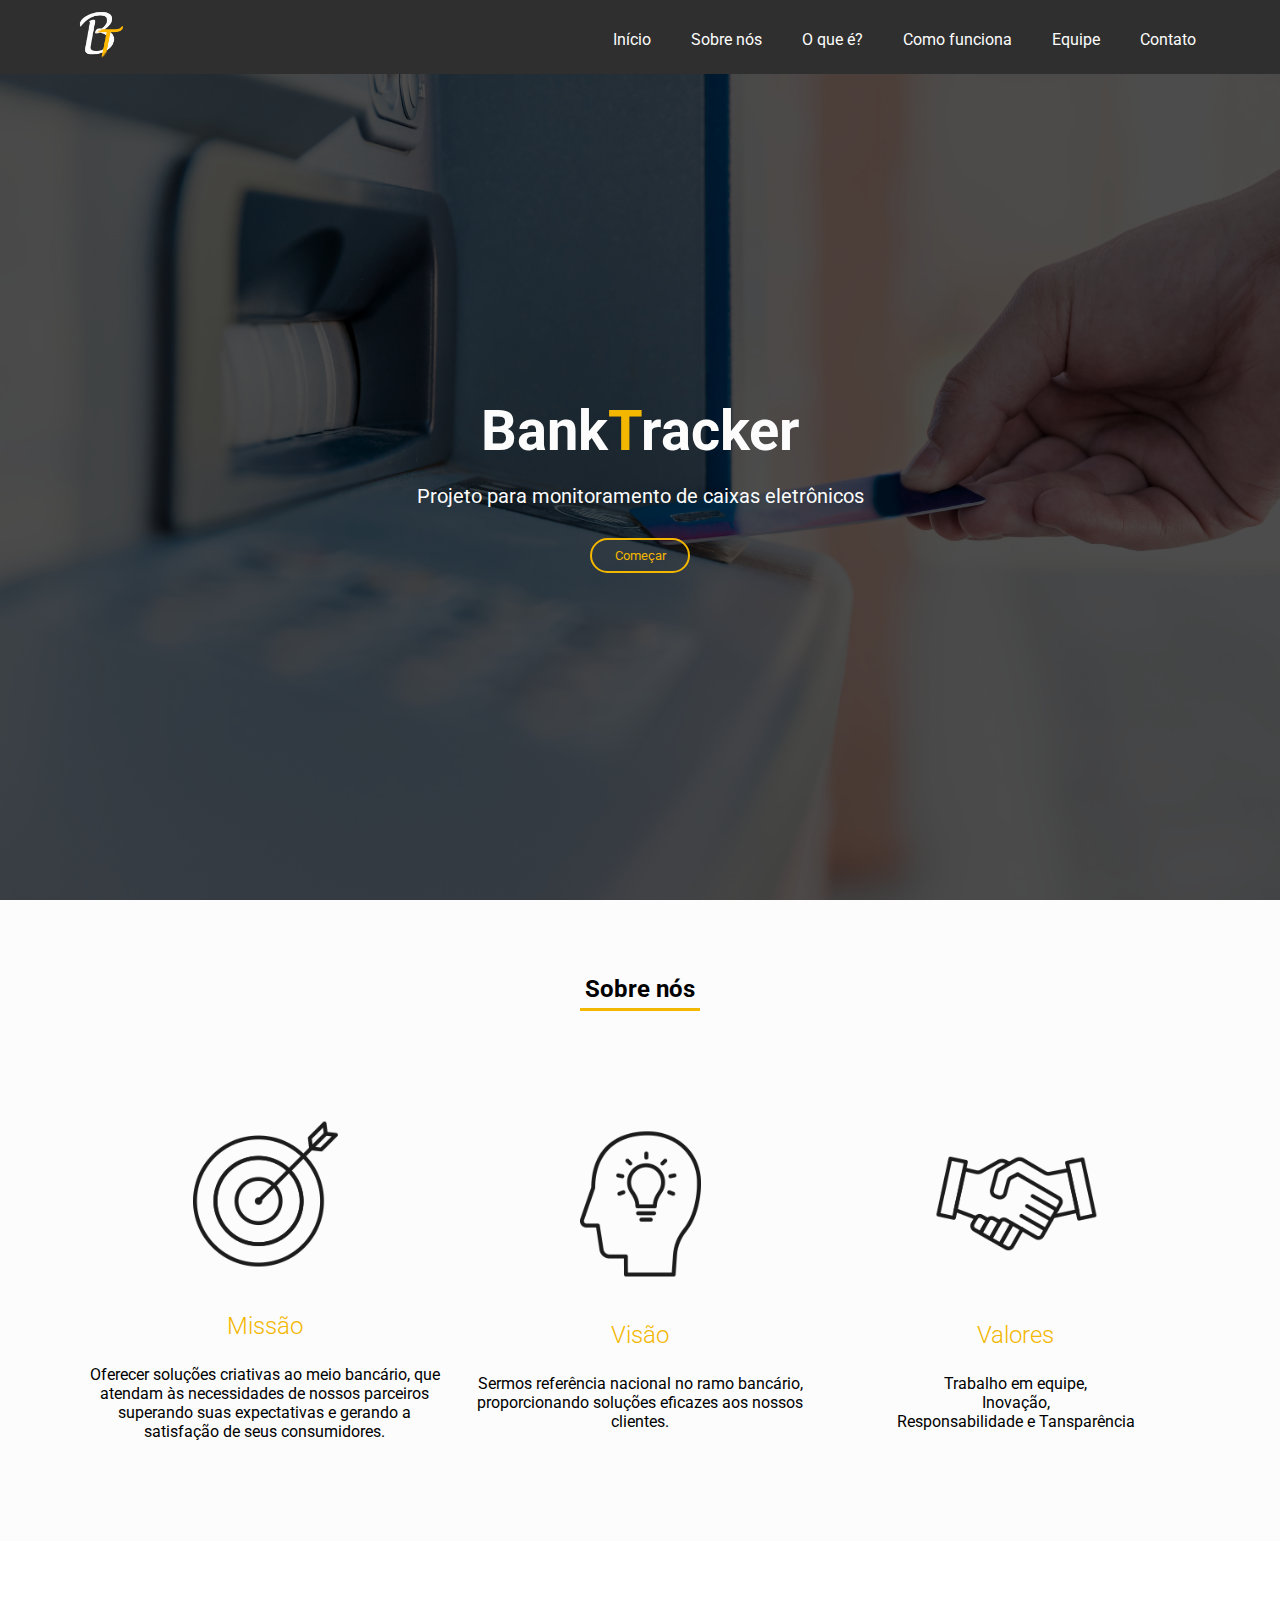
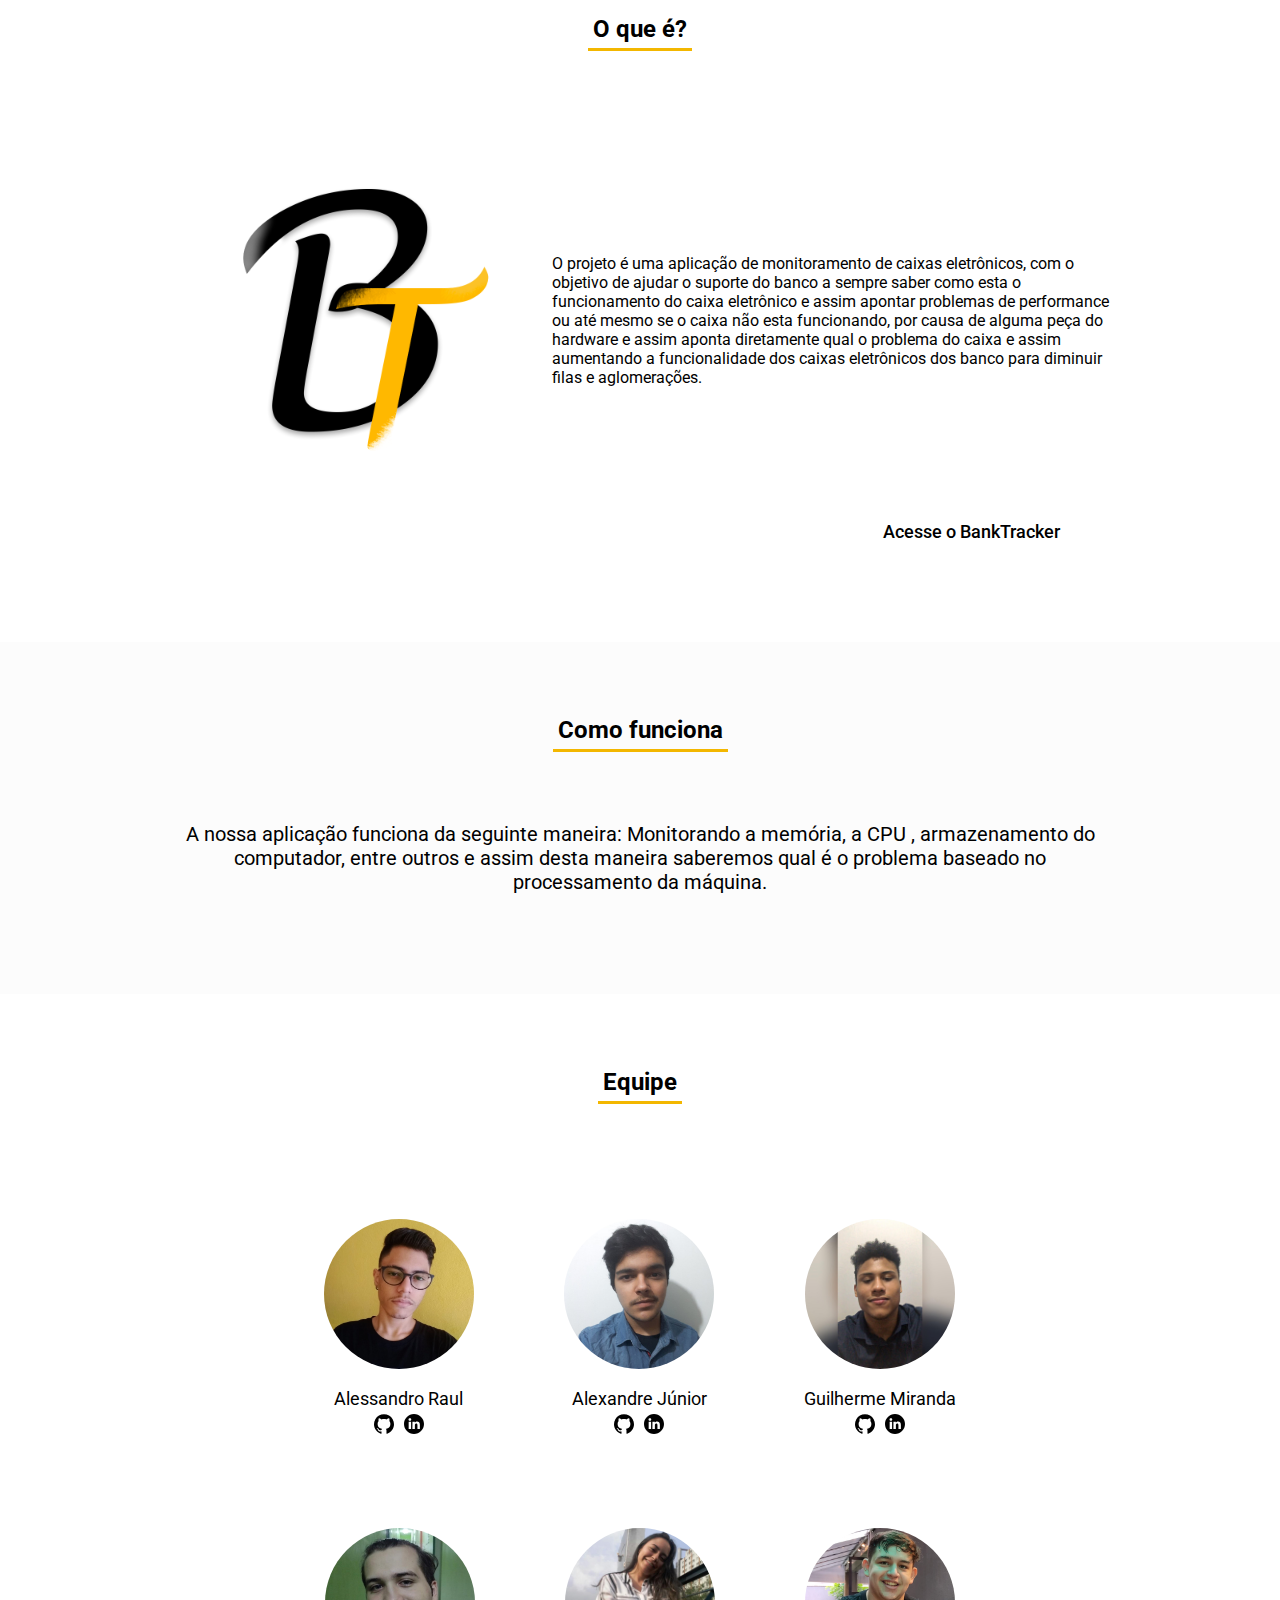
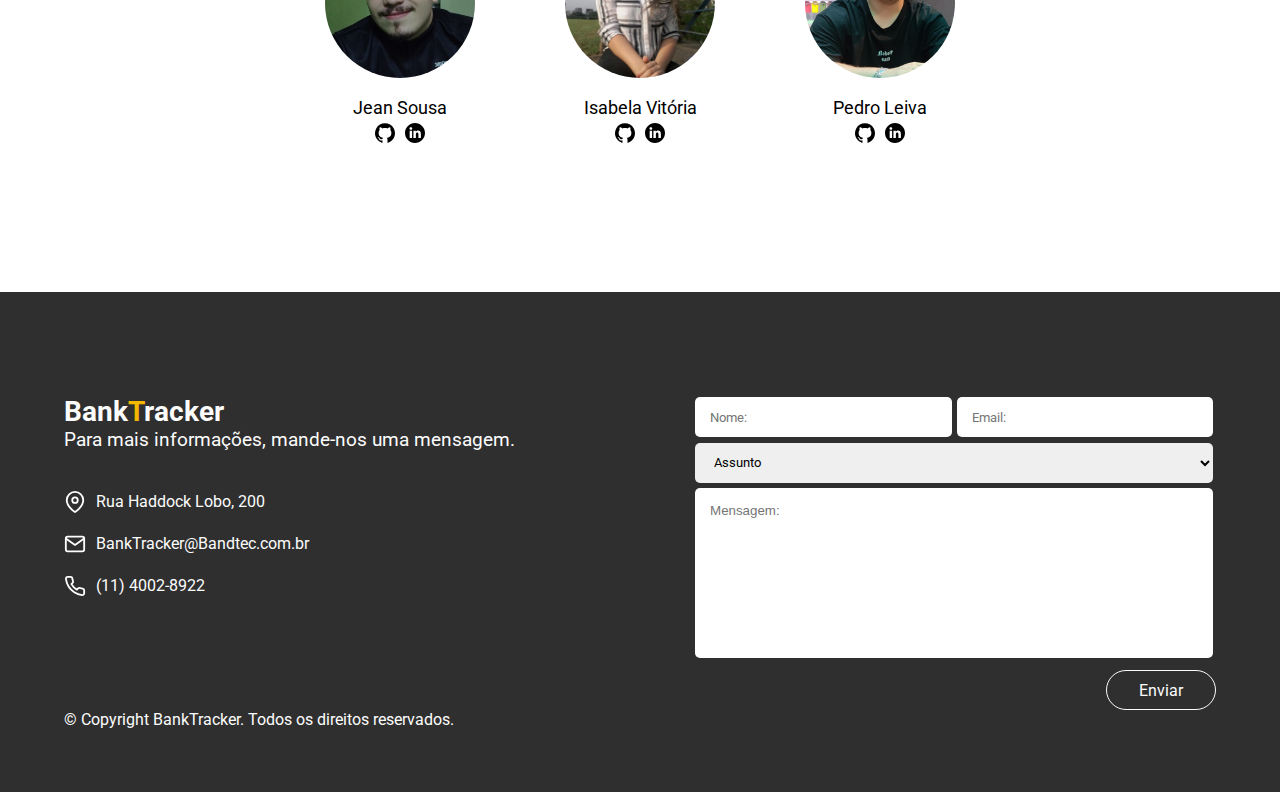
<file: Site-institucional/index.html>
<!DOCTYPE html>
<html lang="pt-br">

<head>
    <meta charset="UTF-8">
    <meta name="viewport" content="width=device-width, initial-scale=1.0">
    <link rel="preconnect" href="https://fonts.gstatic.com">
    <link href="https://fonts.googleapis.com/css2?family=Roboto:wght@300;400;500;700&display=swap" rel="stylesheet">
    <link rel="stylesheet" href="https://cdnjs.cloudflare.com/ajax/libs/font-awesome/4.7.0/css/font-awesome.min.css">
    <link rel="stylesheet" href="css/global.css">
    <link rel="stylesheet" href="css/index/style.css">
    <link rel="icon" href="img/logo.png">
    <title>BankTracker</title>
</head>

<body>
    <header id="header">
        <div class="container">
            <nav title="NavBar">
                <a href="">
                    <img src="img/logo-white.png" alt="">
                </a>
                <button class="hamburger" id="hamburger">
                    <i class="fa fa-bars"></i>
                </button>
                <ul class="nav-ul" id="nav-ul">
                    <li title="Início"><a href="#banner"> Início</a></li>
                    <li title="Sobre nós"><a href="#about-us"> Sobre nós</a></li>
                    <li title="O que é?"><a href="#what-its"> O que é?</a></li>
                    <li title="Como funciona"><a href="#how-its"> Como funciona</a></li>
                    <li title="Equipe"><a href="#team"> Equipe</a></li>
                    <li title="Contate-nos"><a href="#footer"> Contato</a></li>
                </ul>
            </nav>
        </div>
    </header>

    <section class="banner" id="banner">
        <div class="container">
            <h1>Bank<span>T</span>racker</h1>
            <p>Projeto para monitoramento de caixas eletrônicos</p>
            <a href="#about-us">
                <button>Começar</button>
            </a>
        </div>
    </section>

    <section class="about-us" id="about-us">
        <div class="title">
            <h2>Sobre nós</h2>
        </div>
        <div class="container">
            <div class="card">
                <img src="img/icons/missao-icone.png" alt="Missão">
                <h2>Missão</h2>
                <p>
                    Oferecer soluções criativas ao meio bancário, que atendam às necessidades de nossos parceiros
                    superando suas expectativas e gerando a satisfação de seus consumidores.
                </p>
            </div>

            <div class="card">
                <img src="img/icons/visao-icone.png" alt="Missão">
                <h2>Visão</h2>
                <p>
                    Sermos referência nacional no ramo bancário, proporcionando soluções eficazes aos nossos clientes.
                </p>
            </div>

            <div class="card">
                <img src="img/icons/valores.png" alt="Missão">
                <h2>Valores</h2>
                <p>
                    Trabalho em equipe,<br>
                    Inovação,<br>
                    Responsabilidade e Tansparência
                </p>
            </div>
        </div>
    </section>

    <section class="what-its" id="what-its">
        <div class="title">
            <h2>O que é?</h2>
        </div>
        <div class="container">
            <div class="description">
                <img src="img/logo.png" alt="Logo">
                <p>
                    O projeto é uma aplicação de monitoramento de caixas eletrônicos, com o objetivo de ajudar o suporte
                    do banco a sempre saber como esta o funcionamento do caixa eletrônico e assim apontar problemas de
                    performance ou até mesmo se o caixa não esta funcionando, por causa de alguma peça do hardware e
                    assim aponta diretamente qual o problema do caixa e assim aumentando a funcionalidade dos caixas
                    eletrônicos dos banco para diminuir filas e aglomerações.
                </p>
            </div>
            <div class="access">
                <p>Acesse o BankTracker</p>
            </div>
        </div>
    </section>

    <section class="how-its" id="how-its">
        <div class="title">
            <h2>Como funciona</h2>
        </div>
        <div class="container">
            <p>
                A nossa aplicação funciona da seguinte maneira:
                Monitorando a memória, a CPU , armazenamento do computador, entre outros e assim desta maneira saberemos
                qual é o problema baseado no processamento da máquina.
            </p>
            <!--
                <div class="info-grafico">
                    <p>Espaço infografico</p>
                </div>
            -->
        </div>
    </section>

    <section class="team" id="team">
        <div class="title">
            <h2>Equipe</h2>
        </div>
        <div class="container">
            <div class="sub-container">
                <div class="card">
                    <img src="img/team/alessandro.jpg" alt="Missão">
                    <p>Alessandro Raul</p>
                    <img src="img/icons/logotipo-do-github.svg" alt="" srcset="">
                    <img src="img/icons/linkedin.svg" alt="" srcset="">
                </div>

                <div class="card">
                    <img src="img/team/alexandre.jpg" alt="Missão">
                    <p>Alexandre Júnior</p>
                    <img src="img/icons/logotipo-do-github.svg" alt="" srcset="">
                    <img src="img/icons/linkedin.svg" alt="" srcset="">
                </div>

                <div class="card">
                    <img src="img/team/guilherme.jpg" alt="Missão">
                    <p>Guilherme Miranda</p>
                    <img src="img/icons/logotipo-do-github.svg" alt="" srcset="">
                    <img src="img/icons/linkedin.svg" alt="" srcset="">
                </div>

                <div class="card">
                    <img src="img/team/jean.jpg" alt="Missão">
                    <p>Jean Sousa</p>
                    <img src="img/icons/logotipo-do-github.svg" alt="" srcset="">
                    <img src="img/icons/linkedin.svg" alt="" srcset="">
                </div>

                <div class="card">
                    <img src="img/team/isabela.jpg" alt="Missão">
                    <p>Isabela Vitória</p>
                    <img src="img/icons/logotipo-do-github.svg" alt="" srcset="">
                    <img src="img/icons/linkedin.svg" alt="" srcset="">
                </div>

                <div class="card">
                    <img src="img/team/pedro.jpg" alt="Missão">
                    <p>Pedro Leiva</p>
                    <img src="img/icons/logotipo-do-github.svg" alt="" srcset="">
                    <img src="img/icons/linkedin.svg" alt="" srcset="">
                </div>
            </div>
        </div>
    </section>

    <footer id="footer">
        <div class="container">
            <div class="text">
                <h1>Bank<span>T</span>racker</h1>
                <p>Para mais informações, mande-nos uma mensagem.</p>
                <div class="contacts">
                    <div class="contact">
                        <img src="img/icons/map-pin.svg" alt="" srcset="">
                        <p>Rua Haddock Lobo, 200</p>
                    </div>
                    <div class="contact">
                        <img src="img/icons/mail.svg" alt="" srcset="">
                        <p>BankTracker@Bandtec.com.br</p>
                    </div>
                    <div class="contact">
                        <img src="img/icons/phone.svg" alt="" srcset="">
                        <p>(11) 4002-8922</p>
                    </div>
                </div>
            </div>
            <form id="form_cadastro" class="form">
                <div class="inputsRow">
                    <input type="text" id="nome" name="nome" placeholder="Nome:" required minlength="3">
                    <input type="email" id="email" name="email" placeholder="Email:" required>
                </div>
                <select name="assunto" id="assunto" required>
                    <option value="">Assunto</option>
                    <option value="Critica">Crítica</option>
                    <option value="Opinião">Opinião</option>
                    <option value="Sugestão">Sugestão</option>
                </select>
                <textarea name="feedback" id="mensagem" cols="30" rows="10" placeholder="Mensagem:" required
                    minlength="10" maxlength="150"></textarea>
                <button id="btn_enviar" type="submit">Enviar</button>
            </form>
        </div>
        <p class="copyMessage">© Copyright BankTracker. Todos os direitos reservados.</p>
    </footer>
</body>
<script src="js/script.js"></script>

</html>
</file>
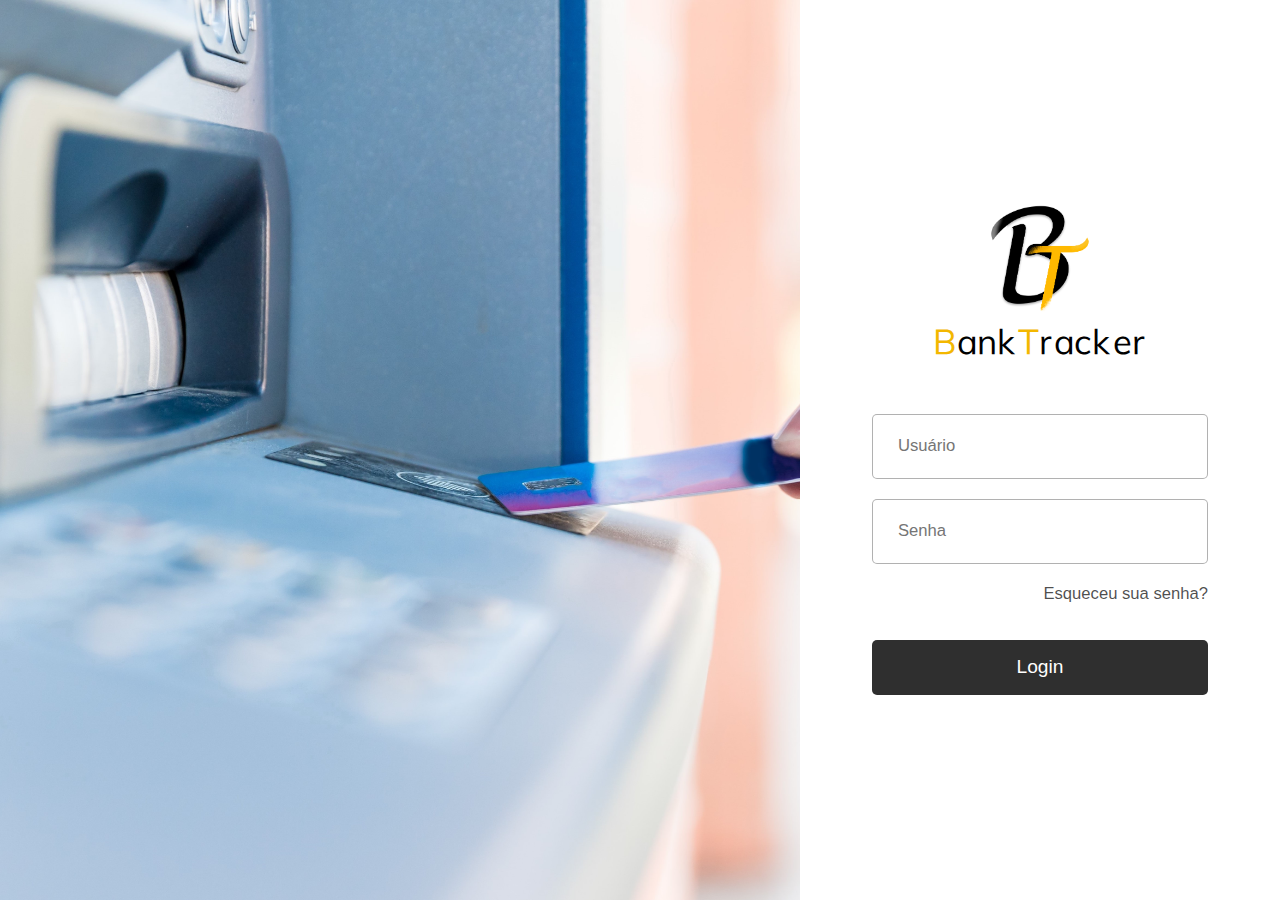
<file: Dashboard/public/index.html>
<!DOCTYPE html>
<html lang="pt-BR">
<head>
    <meta charset="UTF-8">
    <meta http-equiv="X-UA-Compatible" content="IE=edge">
    <meta name="viewport" content="width=device-width, initial-scale=1.0">
    <link rel="icon" href="img/logo-white.png" type="image/x-icon" />  
    <link rel="stylesheet" href="css/style.css">
    <link rel="stylesheet" href="css/global.css">
    <title>BankTracker</title>
</head>
<body>
    <section>
        <section class="cover_side">
        </section>
        <section class="form_side">
            <div class="container">
                <div class="brand">
                    <img src="img/logo.png" alt="Logo do Bank Tracker">
                    <p><span>B</span>ank<span>T</span>racker</p>
                </div>
                <div id="message"></div>
                <div class="inputs_group">
                    <input type="text" id="email" placeholder="Email">
                    <input type="text" id="user" placeholder="Usuário">
                    <input type="password" id="password" placeholder="Senha">
                    <a id="forgot_password" onclick="forgot_password()">Esqueceu sua senha?</a>
                </div>
                <button class="btLogin" onclick="login()">Login</button>
                <button class="btSend" onclick="send_email()">Prosseguir</button>
                <a class="btCancel" onclick="back_to_login()">Cancelar</a>
                <div class="loading_screen">
                    <p id="loading_message"><span>A</span>guarde um momento</p>
                    <img id="loading_gif" src="img/loading.gif">
                </div>
            </div>
        </section>
    </section>
</body>
</html>
<script src="script.js"></script>
</file>
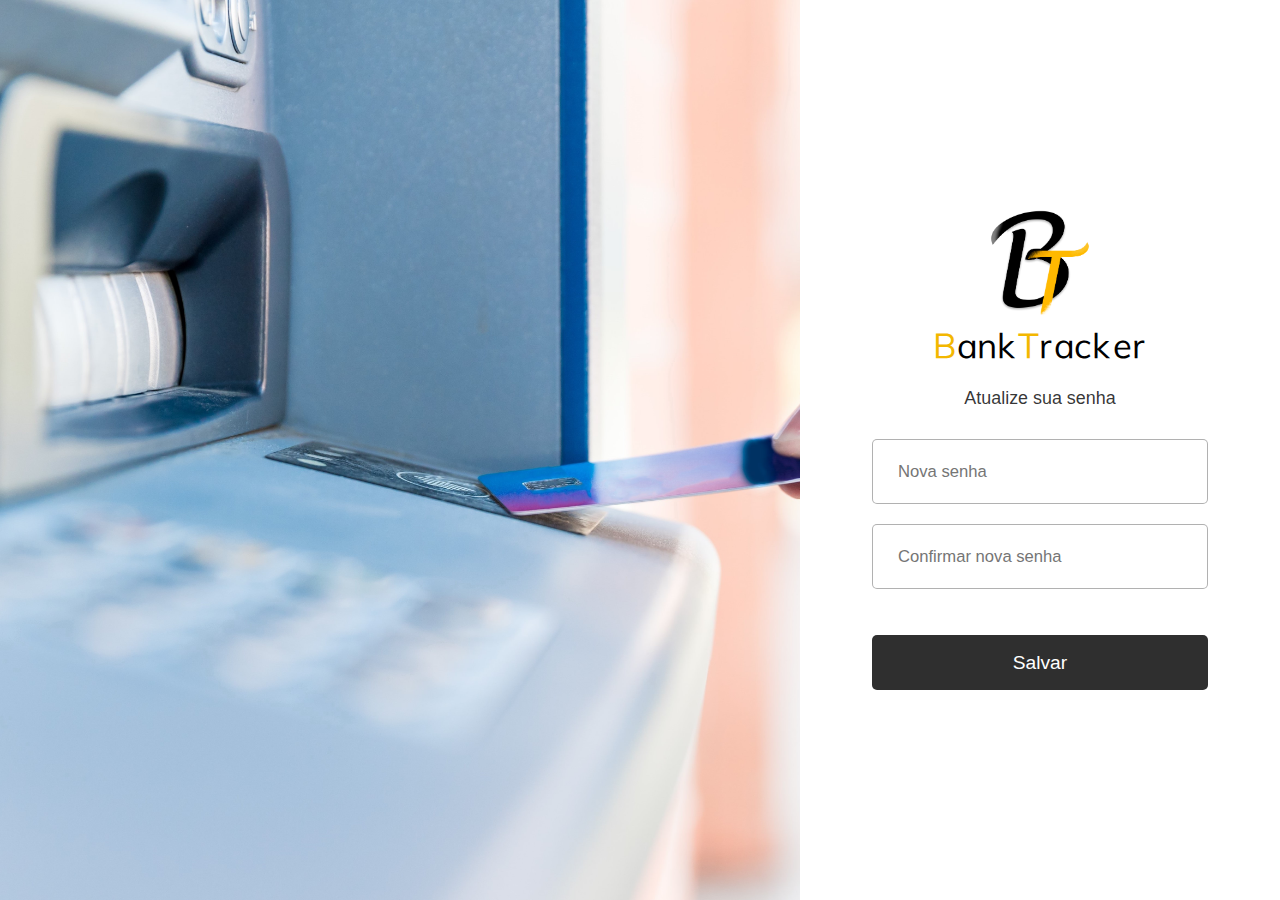
<file: Dashboard/public/pages/PasswordRecuperation/index.html>
<!DOCTYPE html>
<html lang="pt-BR">
<head>
    <meta charset="UTF-8">
    <meta http-equiv="X-UA-Compatible" content="IE=edge">
    <meta name="viewport" content="width=device-width, initial-scale=1.0">
    <link rel="icon" href="../../img/logo-white.png" type="image/x-icon" />  
    <link rel="stylesheet" href="css/style.css">
    <link rel="stylesheet" href="../../css/global.css">
    <title>BankTracker</title>
</head>
<body>
    <section>
        <section class="cover_side">
        </section>
        <section class="form_side">
            <div class="container">
                <div class="brand">
                    <img src="../../img/logo.png" alt="Logo do Bank Tracker">
                    <p><span>B</span>ank<span>T</span>racker</p>
                </div>
                <div id="message">Atualize sua senha</div>
                <div class="inputs_group">
                    <input type="password" id="password" placeholder="Nova senha">
                    <input type="password" id="confirm_password" placeholder="Confirmar nova senha">
                </div>
                <button class="btSave" id="btSave" onclick="save()">Salvar</button>
                <div class="loading_screen">
                    <p id="loading_message"><span>A</span>guarde um momento</p>
                    <img id="loading_gif" src="../../img/loading.gif">
                </div>
            </div>
        </section>
    </section>
</body>
</html>
<script src="js/script.js"></script>
</file>
<file: Site-institucional/css/global.css>
* {
    margin: 0;
    padding: 0;
    outline: none;
    box-sizing: border-box;
    font-family: 'Roboto', sans-serif;
    scroll-behavior: smooth;
    --black: #000;
    --white: #FCFCFC;
    --grey: #2F2F2F;
    --yellow : #F3B700;
    --red: #D64550;
}

div.container {
    display: flex;
    padding-left: 5%;
    padding-right: 5%;
}

div.title {
    height: 180px;
    display: flex;
    justify-content: center;
    align-items: center;
}

div.title h2 {
    padding: 5px;
    border-bottom: 3px solid var(--yellow);
}
</file>
<file: Site-institucional/css/index/style.css>
/* Header */

header {
    position: fixed;
    width: 100%;
    top: 0;
}

header div.container {
    justify-content: space-between;
    align-items: center;
    background-color: var(--grey);
}

header div.container a img {
    width: 70px;
}

header div.container nav {
    display: flex;
    flex: 1;
    flex-wrap: wrap;
    align-items: center;
    justify-content: space-between;
}

@keyframes open {
    0% {
        margin-top: -250px;
        opacity: 0;
    }

    70% {
        opacity: 0;
    }

    100% {
        margin-top: 0px;
        opacity: 1;
    }
}

@keyframes close {
    0% {
        margin-top: 0px;
        opacity: 1;
    }
    30% {
        opacity: 0;
    }

    100% {
        margin-top: -250px;
        opacity: 0;
    }
}

header div.container nav ul.nav-ul {
    display: flex;
    align-items: center;
    justify-content: center;
    padding: 0;
    list-style-type: none;
    animation-name: open;
    animation-duration: 1s;
}

header div.container nav ul.nav-ul li a {
    display: inline-block;
    padding: 10px 20px;
    padding-bottom: 5px;
    color: var(--white);
    cursor: pointer;
    text-decoration: none;
    border-bottom: 1px solid;
    border-color: transparent;
    transition: 0.4s;
}

header div.container nav ul.nav-ul li a:hover {
    border-color: var(--yellow);
}

/* hamburguer */

.hamburger {
    display: none;
    border: 0;
    color: #fff;
    font-size: 20px;
    cursor: pointer;
    background-color: transparent;
}

.hamburger:focus {
    outline: none;
}

/* End hamburguer */

/* End Header */


/* Banner */

section.banner {
    background-image: url("../../img/img-cover.jpg");
    background-size: cover;
    background-repeat: no-repeat;
    margin-top: 70px;
}

section.banner div.container {
    height: calc(100vh - 70px);
    flex-direction: column;
    justify-content: center;
    align-items: center;
    background-color: rgba(0,0,0, 0.7);
}

section.banner div.container h1{
    font-size: 56px;
    color: var(--white);
}

section.banner div.container h1 span{
    color: var(--yellow);
}

section.banner div.container p {
    margin-top: 20px;
    font-size: 20px;
    text-align: center;
    color: var(--white);
}

section.banner div.container a button{
    height: 35px;
    width: 100px;
    margin-top: 30px;
    border: 2px solid var(--yellow);
    border-radius: 30px;
    cursor: pointer;
    transition: 0.3s;
    color: var(--yellow);
    border-color: var(--yellow);
    background-color: transparent;
}

section.banner div.container a button:hover {
    color: var(--white);
    background-color: var(--yellow);
}
/* End Bannner */

/* About us */

section.about-us {
    padding-bottom: 100px;
    background-color: #fcfcfc;
}

section.about-us div.container {
    justify-content: space-evenly;
    align-items: center;
    flex-wrap: wrap;
}

section.about-us div.container div.card {
    width: 350px;
    text-align: center;
}

section.about-us div.container div.card img{
    width: 220px;
}

section.about-us div.container div.card h2 {
    font-weight: 300;
    color: var(--yellow)
}

section.about-us div.container div.card p {
    margin-top: 25px;
}
/* End about us */

/* what-its */

section.what-its {
    padding-bottom: 100px;
}

section.what-its div.container {
    flex-wrap: wrap;
}

section.what-its div.container div.description {
    display: flex;
    justify-content: center;
    align-items: center; 
    flex-wrap: wrap;
}

section.what-its div.container div.description img {
    width: 400px;
}

section.what-its div.container div.description p {
    width: 50%;
}

section.what-its div.container div.access {
    width: 100%;
}

section.what-its div.container div.access p {
    margin-right: 13.5%;
    font-size: 18px;
    font-weight: 500;
    text-align: end;
}
/* End what its */

/* How its */

section.how-its {
    padding-bottom: 100px;
    background-color: var(--white);
}

section.how-its div.container {
    flex-direction: column;
    justify-content: center;
    align-items: center;
    flex-wrap: wrap;
}

section.how-its div.container p {
    width: 80%;
    font-size: 20px;
    text-align: center;
}

section.how-its div.container div.info-grafico {
    margin-top: 100px;
    background-color: aqua;
}

/* End How its */

/* Team */

section.team {
    padding-bottom: 100px;
    flex-direction: column;
}

section.team div.container{
   width: 100%;
   justify-content: center;
}

section.team div.container div.sub-container{
    display: flex;
    flex-wrap: wrap;
    justify-content: center;
}

section.team div.container div.sub-container div.card{
    width: max-content;
    text-align: center;
    margin: 5%;
}

section.team div.container div.sub-container div.card img:first-child{
    border-radius: 50%;
    width: 150px;
    height: 150px;
    margin: 0;
}

section.team div.container div.sub-container div.card img{
    width: 20px;
    margin: 5px 3px 0px 3px;
}

section.team div.container div.sub-container div.card p{
    padding-top: 15px;
    font-size: 18px;
}

/* End of Team*/

/* Footer */
footer {
    display: flex;
    width: 100%;
    min-height: 500px;
    justify-content: center;
    align-items: center;
    flex-direction: column;
    bottom: 0;
    background-color: var(--grey);
}

footer div.container {
    display: flex;
    justify-content: space-between;
    width: 90%;
    height: 80%;
    padding: 80px 0px 0px 0px;
}

footer div.container div.text {
    display: flex;
    width: 50%;
    height: 100%;
    flex-direction: column;
    color: var(--white);
}

footer div.container div.text h1 {
    font-size: 28px;
    margin-top: 0;
}

footer div.container div.text h1 span{
    color: var(--yellow);
}

footer div.container div.text p {
    margin: 0;
    width: 90%;
    font-size: 19px;
}

footer div.container div.text div.contacts{
    margin-top: 40px;
}

footer div.container div.text div.contact {
    display: flex;
    flex-direction: row;
    align-items: center;
    margin-bottom: 20px;
}

footer div.container div.text div.contact img {
   width: 22px;
   margin-right: 10px;
}

footer div.container div.text div.contact p{
    font-size: 16px;
}

footer div.container form.form div.inputsRow {
    display: flex;
    width: 101%;
    flex-direction: row;
    justify-content: flex-end;
}

footer div.container form.form {
    display: flex;
    width: 45%;
    height: 100%;
    flex-direction: column;
    align-items: flex-end;
}

footer div.container form.form input,
textarea, select {
    width: 100%;
    height: 40px;
    border: none;
    border-radius: 5px;
    outline: none;
    margin: 0;
    padding-left: 15px;
    box-sizing: border-box;
    margin: 0.5%;
}

textarea {
    resize: none;
    min-width: 100%;
    min-height: 170px;
    font-family: 'Raleway', sans-serif;
    font-weight: 500;
    padding-top: 15px;
}

footer div.container form.form button {
    width: 110px;
    height: 40px;
    margin-top: 10px;
    background-color: transparent;
    border: 1px solid var(--white);
    border-radius: 50px;
    color: var(--white);
    transition: 0.2s;
    outline: none;
    font-size: 16px;
    cursor: pointer;
}

footer div.container form.form button:hover {
    background-color: var(--white);
    color: var(--grey);
    transition: 0.2s;
}

footer p.copyMessage {
    width: 90%;
    font-size: 16px;
    color: var(--white);
    text-align: start;
    margin-bottom: 40px;
}

/* End footer*/


/* Adjustment in responsiveness */

@media (max-width: 910px) {

    /* Menu hamburger */

    #nav-ul {
        display: none;
        flex-direction: column;
        width: 100%;
    }

    #nav-ul.show {
        display: flex;

    }

    .hamburger {
        display: block;
    }

    .nav-ul li a {
        padding: 10px;
    }

    /* End Menu hamburger */

    /* what-its */
    
    section.what-its div.container div.description img {
        width: 300px;
    }

    section.what-its div.container div.description p {
        width: 90%;
    }

    /* End what-its */
}

/* End Adjustment in responsiveness */

/* Media querys */

@media(max-width: 1200px){
    footer div.container{
        flex-direction: column;
        align-items: center;
    }

    footer div.container div.text{
        width: 100%;
    }

    footer div.container div.text h1{
        font-size: 22px;
    }

    footer div.container div.text p{
        font-size: 16px;
    }
    
    footer div.container div.text div.contacts{
        margin-top: 35px;
        margin-bottom: 15px;
    }

    footer div.container div.text div.contact img{
        width: 20px;
    }
    
    footer div.container div.text div.contact p{
        font-size: 14px;
    }

    footer div.container form.form {
        width: 100%;
        align-items: center;
    }

    footer div.container form.form div.inputsRow{
        flex-wrap: wrap;
    }

    footer div.container form.form button{
        width: 100px;
        font-size: 14px;
    }

    footer p.copyMessage{
        width: 90%;
        margin-top: 50px;
        font-size: 14px;
    }
}
</file>
<file: Dashboard/public/css/style.css>
body{
    margin: 0;
    font-size: 90%;
    overflow: hidden;
}

span{
    margin: 0;
    color: var(--yellow);
    font-family: Font Awesome;
}

section{
    display: flex;
    flex-direction: row;
}

section.cover_side{
    width: 70vw;
    height: 100vh;
    background-image: url("../img/img-cover.jpg");
    background-size: cover;
    background-repeat: no-repeat;
}

section.form_side{
    display: flex;
    width: 35vw;
    justify-content: center;
    align-items: center;
    overflow: hidden;
}

section.form_side .container{
    display: flex;
    width: 70%;
    flex-direction: column;
    justify-content: center;
    align-items: center;
}

section.form_side .container .brand{
    display: flex;
    width: 100%;
    justify-content: center;
    align-items: center;
    flex-direction: column;
    animation: fade_in 1000ms;
}

section.form_side .container .brand img{
    width: 30%;
}

section.form_side .container .brand p{
    font-family: Font Awesome;
    font-size: 2.7em;
    margin: 15px 0px 10px 0px;
}

section.form_side .container #message{
    font-size: 1.4em;
    text-align: center;
    margin-top: 10px;
    color: var(--red);
}

section.form_side .container .inputs_group{
    display: flex;
    width: 100%;
    align-items: flex-end;
    flex-direction: column;
    margin: 20px 0px 20px 0px;
}

section.form_side .container .inputs_group input{
    width: 100%;
    height: 65px;
    border: 1px solid rgba(60, 60, 60, 0.4);
    border-radius: 5px;
    font-size: 1.3em;
    margin: 10px 0px 10px 0px;
    padding-left: 25px;
}

section.form_side .container .inputs_group input:nth-child(1){
    display: none;
}

section.form_side .container .inputs_group a{
    text-decoration: none;
    font-size: 1.3em;
    color: rgba(0, 0, 0, 0.7);
    margin-top: 10px;
    transition: 0.2s;
    cursor: pointer;
}

section.form_side .container .inputs_group a:hover{
    transition: 0.2s;
    color: var(--yellow);
}

section.form_side .container button{
    width: 100%;
    height: 65px;
    border: none;
    border-radius: 5px;
    font-size: 1.5em;
    color: white;
    margin-top: 16px;
    background-color: var(--grey);
    transition: 0.2s;
    cursor: pointer;
}

section.form_side .container .btSend{
    display: none;
}

section.form_side .container .btLogin:hover, 
section.form_side .container .btSend:hover{
    background-color: var(--yellow);
    transition: 0.2s;
}

section.form_side .container .loading_screen{
    display: none;
    justify-content: center;
    align-items: center;
    flex-direction: column;
}

section.form_side .container .loading_screen p{
    font-family: Font Awesome;
    font-size: 2.2em;
    color: rgba(0, 0, 0, 0.7);
    margin: 15px 0px 10px 0px;
}

section.form_side .container .loading_screen img{
    width: 20%;
}

section.form_side .container .btCancel{
    display: none;
    text-decoration: none;
    font-size: 1.4em;
    color: rgba(0, 0, 0, 0.9);
    margin-top: 20px;
    transition: 0.2s;
    cursor: pointer;
}

section.form_side .container .btCancel:hover{
    transition: 0.2s;
    color: var(--yellow);
}

/* MEDIA QUERYS */
@media(max-width: 1400px){
    body{
        font-size: 80%;
    }
    
    section.form_side{
        width: 42vw;
    }

    section.form_side .container .inputs_group input{
        height: 65px;   
        border: 1px solid rgba(60, 60, 60, 0.4);
    }

    section.form_side .container .btLogin{
        height: 55px;
    }
}

@media(max-width: 1000px){
    body{
        font-size: 75%;
    }
    
    .cover_side{
        display: none;
    }

    section{
        flex-direction: column;
        justify-content: center;
        align-items: center;
    }
   
    section.form_side{
        width: 100vw;
        height: 100vh;
    }

    section.form_side .container{
        width: 77%;
    }

    section.form_side .container .inputs_group{
        margin: 10px 0px 10px 0px;
    }

    section.form_side .container .inputs_group input{
        height: 52px;
    }
}

/*ANIMATIONS*/

section.cover_side{
    animation: move_right_in 1000ms backwards;
}

section.form_side .container .brand img{
    animation: move 800ms backwards;
}

section.form_side .container .brand p{
    animation: move 800ms backwards;
}

section.form_side .container #message{
    animation: fade_in 2000ms backwards;
}

section.form_side .container .inputs_group input:nth-child(1){
    animation: move_right_in 1000ms backwards;
}

section.form_side .container .inputs_group input:nth-child(2){
    animation: move_right_in 1000ms 250ms backwards;
}

section.form_side .container .inputs_group input:nth-child(3){
    animation: move_right_in 1000ms 350ms backwards;
}

section.form_side .container .inputs_group a{
    animation: fade_in 1000ms 800ms backwards;
}

section.form_side .container button{
    animation: fade_in 1000ms 800ms backwards;
}

section.form_side .container .btCancel{
    animation: fade_in 1000ms 850ms backwards;
}

section.form_side .container .loading_screen{
    animation: fade_in 1000ms backwards;
}

@keyframes fade_in{
    from {
        opacity: 0;
    } 
    to {
        opacity: 1;  
    }
} 

@keyframes fade_out{
    from {
        opacity: 1;
    } 
    to {
        opacity: 0;  
    }
} 

@keyframes move{
    from {
        opacity: 0;
        transform: translateX(-40%);
      
    } 
    to {
        opacity: 1;  
        transform: translateX(0%);
    }
} 

@keyframes move_right_in{
    from {
        opacity: 0;
        transform: translateX(-40%);
      
    } 
    to {
        opacity: 1;  
        transform: translateX(0%);
    }
} 

@keyframes move_right_out{
    from {
        opacity: 1;
        transform: translateX(0%);
      
    } 
    to {
        opacity: 0;  
        transform: translateX(40%);
        display: none !important;
    }
} 

@keyframes move_left_in{
    from {
        opacity: 0;
        transform: translateX(0%);
      
    } 
    to {
        opacity: 1;  
        transform: translateX(-40%);
    }
}

@keyframes move_down{
    from {
        margin-top: 0px;
    }
    to {
        margin-top: 50%;
    }
}
</file>
<file: Dashboard/public/css/global.css>
* {
    margin: 0;
    padding: 0;
    outline: none;
    box-sizing: border-box;
    font-family: 'Roboto', sans-serif;
    scroll-behavior: smooth;
    --black: #000;
    --white: #FCFCFC;
    --grey: #2F2F2F;
    --yellow : #F3B700;
    --red: #D64550;
}

@font-face { font-family: Font Awesome; src: url('fonts/Font\ Awesome\ 5\ Brands-Regular-400.otf'); }
</file>
<file: Dashboard/public/pages/PasswordRecuperation/css/style.css>
body{
    margin: 0;
    font-size: 90%;
    overflow: hidden;
}

span{
    margin: 0;
    color: var(--yellow);
    font-family: Font Awesome;
}

section{
    display: flex;
    flex-direction: row;
}

section.cover_side{
    width: 70vw;
    height: 100vh;
    background-image: url("../../../img/img-cover.jpg");
    background-size: cover;
    background-repeat: no-repeat;
}

section.form_side{
    display: flex;
    width: 35vw;
    justify-content: center;
    align-items: center;
    overflow: hidden;
}

section.form_side .container{
    display: flex;
    width: 70%;
    flex-direction: column;
    justify-content: center;
    align-items: center;
}

section.form_side .container .brand{
    display: flex;
    width: 100%;
    justify-content: center;
    align-items: center;
    flex-direction: column;
    animation: fade_in 1000ms;
}

section.form_side .container .brand img{
    width: 30%;
}

section.form_side .container .brand p{
    font-family: Font Awesome;
    font-size: 2.7em;
    margin: 15px 0px 10px 0px;
}

section.form_side .container #message{
    font-size: 1.4em;
    text-align: start;
    margin-top: 10px;
    color: rgba(0, 0, 0, 0.8);
    animation: fade_in 2000ms;
}

section.form_side .container .inputs_group{
    display: flex;
    width: 100%;
    align-items: flex-end;
    flex-direction: column;
    margin: 20px 0px 20px 0px;
}

section.form_side .container .inputs_group input{
    width: 100%;
    height: 65px;
    border: 1px solid rgba(60, 60, 60, 0.4);
    border-radius: 5px;
    font-size: 1.3em;
    margin: 10px 0px 10px 0px;
    padding-left: 25px;
}

section.form_side .container .inputs_group a{
    text-decoration: none;
    font-size: 1.3em;
    color: rgba(0, 0, 0, 0.7);
    margin-top: 10px;
    transition: 0.2s;
    cursor: pointer;
}

section.form_side .container .inputs_group a:hover{
    transition: 0.2s;
    color: var(--yellow);
}

section.form_side .container button{
    width: 100%;
    height: 65px;
    border: none;
    border-radius: 5px;
    font-size: 1.5em;
    color: white;
    margin-top: 16px;
    background-color: var(--grey);
    transition: 0.2s;
    cursor: pointer;
}

section.form_side .container .btSend{
    display: none;
}

section.form_side .container .btSave:hover, 
section.form_side .container .btSend:hover{
    background-color: var(--yellow);
    transition: 0.2s;
}

section.form_side .container .loading_screen{
    display: none;
    justify-content: center;
    align-items: center;
    flex-direction: column;
}

section.form_side .container .loading_screen p{
    font-family: Font Awesome;
    font-size: 2.2em;
    text-align: center;
    color: rgba(0, 0, 0, 0.8);
    margin: 15px 0px 10px 0px;
}

section.form_side .container .loading_screen img{
    width: 20%;
}

section.form_side .container .btCancel{
    display: none;
    text-decoration: none;
    font-size: 1.4em;
    color: rgba(0, 0, 0, 0.9);
    margin-top: 20px;
    transition: 0.2s;
    cursor: pointer;
}

section.form_side .container .btCancel:hover{
    transition: 0.2s;
    color: var(--yellow);
}

/* MEDIA QUERYS */
@media(max-width: 1400px){
    body{
        font-size: 80%;
    }
    
    section.form_side{
        width: 42vw;
    }

    section.form_side .container .inputs_group input{
        height: 65px;   
        border: 1px solid rgba(60, 60, 60, 0.4);
    }

    section.form_side .container .btSave{
        height: 55px;
    }
}

@media(max-width: 1000px){
    body{
        font-size: 75%;
    }
    
    .cover_side{
        display: none;
    }

    section{
        flex-direction: column;
        justify-content: center;
        align-items: center;
    }
   
    section.form_side{
        width: 100vw;
        height: 100vh;
    }

    section.form_side .container{
        width: 77%;
    }

    section.form_side .container .inputs_group{
        margin: 10px 0px 10px 0px;
    }

    section.form_side .container .inputs_group input{
        height: 52px;
    }
}

/*ANIMATIONS*/

section.cover_side{
    animation: move_right_in 1000ms backwards;
}

section.form_side .container .brand img{
    animation: move 800ms backwards;
}

section.form_side .container .brand p{
    animation: move 800ms backwards;
}

section.form_side .container #message{
    animation: fade_in 2000ms backwards;
}

section.form_side .container .inputs_group input:nth-child(1){
    animation: move_right_in 1000ms backwards;
}

section.form_side .container .inputs_group input:nth-child(2){
    animation: move_right_in 1000ms 250ms backwards;
}

section.form_side .container .inputs_group a{
    animation: fade_in 1000ms 800ms backwards;
}

section.form_side .container button{
    animation: fade_in 1000ms 800ms backwards;
}


section.form_side .container .loading_screen{
    animation: fade_in 1000ms backwards;
}

@keyframes fade_in{
    from {
        opacity: 0;
    } 
    to {
        opacity: 1;  
    }
} 

@keyframes fade_out{
    from {
        opacity: 1;
    } 
    to {
        opacity: 0;  
    }
} 

@keyframes move{
    from {
        opacity: 0;
        transform: translateX(-40%);
      
    } 
    to {
        opacity: 1;  
        transform: translateX(0%);
    }
} 

@keyframes move_right_in{
    from {
        opacity: 0;
        transform: translateX(-40%);
      
    } 
    to {
        opacity: 1;  
        transform: translateX(0%);
    }
} 

@keyframes move_right_out{
    from {
        opacity: 1;
        transform: translateX(0%);
      
    } 
    to {
        opacity: 0;  
        transform: translateX(40%);
        display: none !important;
    }
} 

@keyframes move_left_in{
    from {
        opacity: 0;
        transform: translateX(0%);
      
    } 
    to {
        opacity: 1;  
        transform: translateX(-40%);
    }
}

@keyframes move_down{
    from {
        margin-top: 0px;
    }
    to {
        margin-top: 50%;
    }
}
</file>
